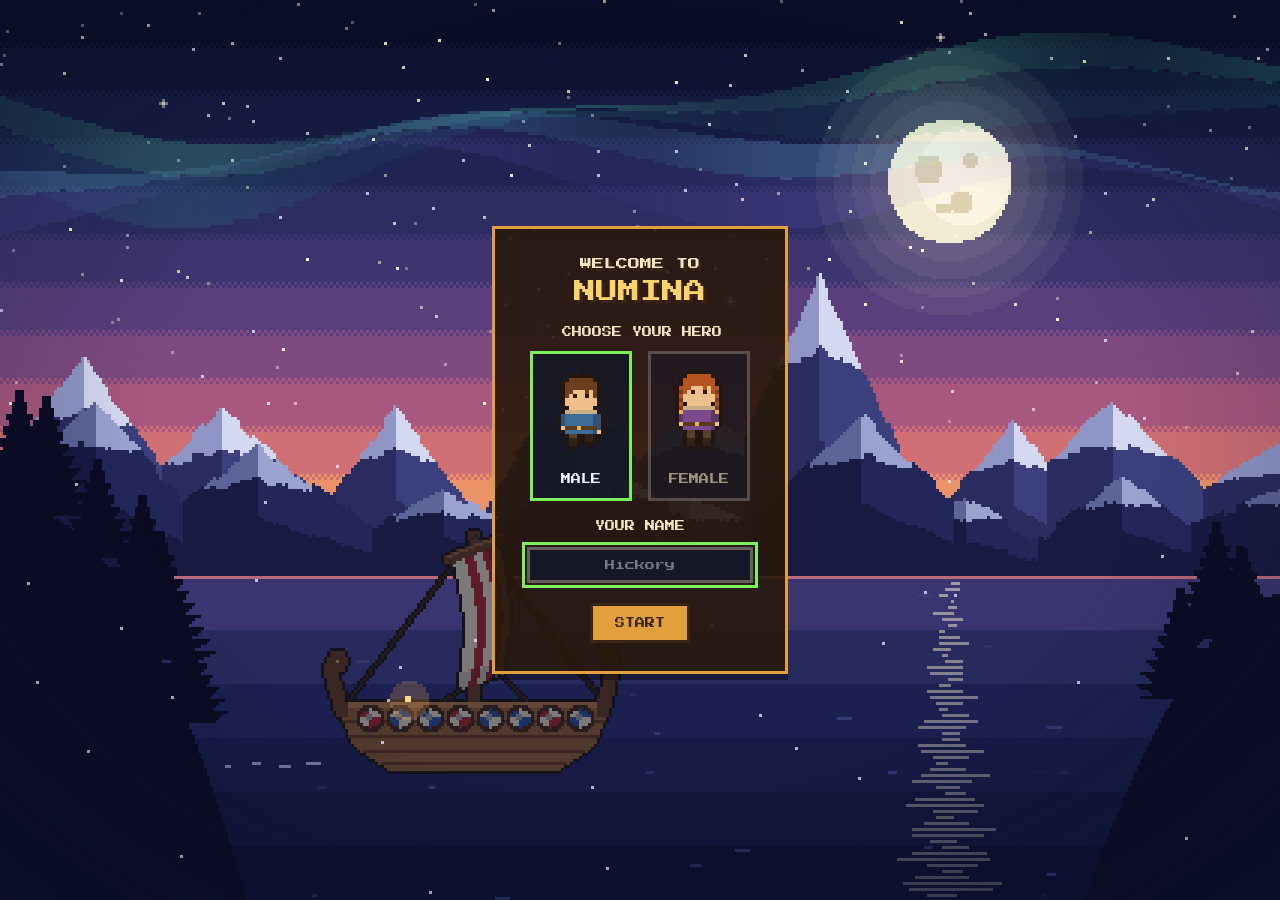
<file: index.html>
<!DOCTYPE html>
<html lang="en">
<head>
  <meta charset="UTF-8" />
  <meta name="viewport" content="width=device-width, initial-scale=1, minimum-scale=1, maximum-scale=1, user-scalable=no, viewport-fit=cover" />
  <title>Numina</title>
  <meta name="theme-color" content="#1d3263" />
  <meta name="mobile-web-app-capable" content="yes" />
  <meta name="apple-mobile-web-app-capable" content="yes" />
  <meta name="apple-mobile-web-app-status-bar-style" content="black-translucent" />
  <meta name="apple-mobile-web-app-title" content="Numina" />
  <link rel="manifest" href="manifest.webmanifest" />
  <link rel="icon" type="image/png" sizes="192x192" href="icons/icon-192.png" />
  <link rel="apple-touch-icon" href="icons/apple-touch-icon.png" />
  <link rel="preconnect" href="https://fonts.googleapis.com" />
  <link href="https://fonts.googleapis.com/css2?family=Press+Start+2P&display=swap" rel="stylesheet" />
  <link rel="stylesheet" href="style.css" />
  <style>
    /* Apply the zoom lock to HUD descendants as well as the canvas. */
    body * {
      touch-action: none;
    }
    /* Dialogs still need native scrolling when their contents exceed the screen. */
    .overlay,
    .overlay * {
      touch-action: pan-y;
    }
    #worldmap-canvas {
      touch-action: none;
    }
  </style>
</head>
<body class="title">
  <canvas id="game"></canvas>
  <div class="vignette"></div>
  <div id="bubbles"></div>
  <div id="prompt"></div>
  <div id="hotbar" hidden>
    <ul id="hotbar-slots" aria-label="Tools. Click one to take it in hand and fold the rest away, then click it, or press F, to use it; number keys pick one, Tab steps forward and Shift+Tab back"></ul>
    <button id="hotbar-fold" class="fold" type="button" aria-expanded="true" aria-controls="hotbar-slots" aria-label="Show every tool" title="Show or hide your tools (Q)" data-key="Q"><img alt="" /></button>
  </div>
  <div id="pack" hidden>
    <button id="bag-btn" class="toggle" type="button" aria-expanded="false" aria-controls="pack-tray" title="Backpack (B)" data-key="B"><img alt="" /><span></span></button>
    <section id="pack-tray" aria-labelledby="pack-title" hidden>
      <div class="pack-head">
        <h3 id="pack-title">BACKPACK <span id="pack-room"></span></h3>
      </div>
      <ul id="pack-slots"></ul>
    </section>
  </div>
  <div id="pile" role="dialog" aria-labelledby="pile-title" hidden>
    <h3 id="pile-title">PICK UP</h3>
    <ul id="pile-list"></ul>
    <p class="pile-help">1-9 or click to pick up   ·   Esc to leave it</p>
  </div>
  <div id="daybar">
    <div id="clock" role="img"><img alt="" /><div aria-hidden="true"><span></span><small></small></div><svg aria-hidden="true"><rect id="stamina-line" width="100%" height="100%" pathLength="100" stroke-dasharray="100 100" /></svg><svg class="extra" aria-hidden="true"><rect id="stamina-extra" width="100%" height="100%" pathLength="100" stroke-dasharray="0 100" /></svg></div>
    <div id="stamina" role="meter" aria-label="Stamina" aria-valuemin="0" aria-valuemax="100" aria-valuenow="100"></div>
  </div>
  <div id="purse" role="status" hidden></div>
  <div id="toggles">
    <button id="menu-btn" class="toggle" type="button" aria-expanded="true" aria-controls="menu-items" aria-label="Menu" title="Menu (O)" data-key="O"><img alt="" /></button>
    <div id="menu-items">
      <button id="hints" class="toggle" type="button" aria-pressed="false" aria-label="Hints" title="Hints (H)" data-key="H"><img alt="" /></button>
      <button id="sound" class="toggle" type="button" aria-pressed="true" aria-label="Sound" title="Sound (P)" data-key="P"><img alt="" /></button>
      <button id="autopick" class="toggle" type="button" aria-pressed="false" aria-label="Auto pick up" title="Auto pick up (/)" data-key="/"><img alt="" /></button>
      <button id="stick-btn" class="toggle" type="button" aria-pressed="false" aria-label="Joystick" title="Joystick" hidden><img alt="" /></button>
      <button id="equip-btn" class="toggle" type="button" aria-haspopup="dialog" aria-expanded="false" aria-label="Equipments" title="Equipments (E)" data-key="E" hidden><img alt="" /></button>
      <button id="journal-btn" class="toggle" type="button" aria-haspopup="dialog" aria-expanded="false" aria-label="Quest journal" title="Quest journal (J)" data-key="J" hidden><img alt="" /></button>
      <button id="map" class="toggle" type="button" aria-haspopup="dialog" aria-expanded="false" aria-label="World map" title="World map (M)" data-key="M" hidden><img alt="" /></button>
      <button id="dragonlog-btn" class="toggle" type="button" aria-haspopup="dialog" aria-expanded="false" aria-label="Dragon log" title="Dragon log (K)" data-key="K" hidden><img alt="" /></button>
      <button id="fishlog-btn" class="toggle" type="button" aria-haspopup="dialog" aria-expanded="false" aria-label="Fish log" title="Fish log (L)" data-key="L" hidden><img alt="" /></button>
      <button id="tinker-btn" class="toggle" type="button" aria-haspopup="dialog" aria-expanded="false" aria-label="Craft" title="Craft (C)" data-key="C" hidden><img alt="" /></button>
    </div>
  </div>
  <div id="toast" role="status" aria-live="polite"></div>
  <div id="exposure" role="meter" aria-label="Freezing" aria-valuemin="0" aria-valuemax="100" aria-valuenow="0" hidden><span aria-hidden="true">FREEZING</span><i></i></div>
  <div id="actions">
    <button id="act-run" class="act" type="button">RUN</button>
  </div>
  <button id="chat-btn" class="toggle" type="button" aria-controls="chat" aria-expanded="false" aria-label="Chat"><img alt="" /></button>
  <div id="stick" aria-hidden="true" hidden><i></i></div>
  <form id="chat" autocomplete="off">
    <label for="chat-input">SAY</label>
    <input id="chat-input" maxlength="80" placeholder="Press Enter to chat" enterkeyhint="send" />
  </form>
  <div id="naming" class="overlay" role="dialog" aria-modal="true" aria-labelledby="naming-title" hidden>
    <form id="naming-form" class="panel" autocomplete="off">
      <h2 id="naming-title">YOUR DRAGON HATCHED!</h2>
      <canvas class="dragon-preview" aria-hidden="true"></canvas>
      <label class="name-label" for="dragon-name">NAME YOUR DRAGON</label>
      <input id="dragon-name" class="name-input" maxlength="12" spellcheck="false" />
      <button type="submit">OK</button>
    </form>
  </div>
  <div id="worldmap" class="overlay" role="dialog" aria-modal="true" aria-labelledby="worldmap-title" hidden>
    <div class="panel map-panel">
      <h2 id="worldmap-title">MAP OF NUMINA</h2>
      <canvas id="worldmap-canvas" role="img" aria-label="World map"></canvas>
      <button id="worldmap-close" type="button">CLOSE</button>
      <p id="worldmap-tip" aria-live="polite"></p>
    </div>
  </div>
  <div id="journal" class="overlay" role="dialog" aria-modal="true" aria-labelledby="journal-title" hidden>
    <div class="panel journal-panel">
      <h2 id="journal-title">QUEST JOURNAL</h2>
      <p id="journal-when"></p>
      <ul id="journal-list"></ul>
      <button id="journal-close" type="button">CLOSE</button>
    </div>
  </div>
  <div id="lurepick" class="overlay" role="dialog" aria-modal="true" aria-labelledby="lurepick-title" hidden>
    <div class="panel lure-panel">
      <h2 id="lurepick-title">WHICH LURE?</h2>
      <ul id="lurepick-list"></ul>
      <p class="lure-help">1-9 or click to pick   ·   Esc to put the rod down</p>
    </div>
  </div>
  <div id="dragonlog" class="overlay" role="dialog" aria-modal="true" aria-labelledby="dragonlog-title" hidden>
    <div class="panel log-panel">
      <h2 id="dragonlog-title">DRAGON LOG</h2>
      <p id="dragonlog-sum"></p>
      <div id="dragonlog-body">
        <section aria-labelledby="dragonlog-kinds-title">
          <h3 id="dragonlog-kinds-title" class="log-head">KINDS OF DRAGON</h3>
          <ul id="dragonlog-kinds" class="log-grid"></ul>
        </section>
        <section aria-labelledby="dragonlog-mine-title">
          <h3 id="dragonlog-mine-title" class="log-head">YOUR DRAGONS</h3>
          <ul id="dragonlog-mine" class="log-grid"></ul>
        </section>
      </div>
      <button id="dragonlog-close" type="button">CLOSE</button>
    </div>
  </div>
  <div id="fishlog" class="overlay" role="dialog" aria-modal="true" aria-labelledby="fishlog-title" hidden>
    <div class="panel log-panel">
      <h2 id="fishlog-title">FISH LOG</h2>
      <p id="fishlog-sum"></p>
      <ul id="fishlog-list"></ul>
      <button id="fishlog-close" type="button">CLOSE</button>
    </div>
  </div>
  <div id="trade" class="overlay" role="dialog" aria-modal="true" aria-labelledby="trade-title" hidden>
    <div class="panel trade-panel">
      <h2 id="trade-title">OTTAR'S SHIP</h2>
      <p id="trade-purse"></p>
      <div class="trade-cols">
        <section aria-labelledby="trade-sell-title">
          <h3 id="trade-sell-title">SELL</h3>
          <ul id="trade-sell"></ul>
        </section>
        <section aria-labelledby="trade-buy-title">
          <h3 id="trade-buy-title">BUY</h3>
          <ul id="trade-buy"></ul>
        </section>
      </div>
      <p id="trade-hint" hidden></p>
      <button id="trade-close" type="button">CLOSE</button>
    </div>
  </div>
  <div id="chest" class="overlay" role="dialog" aria-modal="true" aria-labelledby="chest-title" hidden>
    <div class="panel trade-panel">
      <h2 id="chest-title">STORAGE CHEST</h2>
      <p id="chest-sum"></p>
      <div class="trade-cols">
        <section aria-labelledby="chest-bag-title">
          <h3 id="chest-bag-title">BACKPACK</h3>
          <ul id="chest-bag"></ul>
        </section>
        <section aria-labelledby="chest-store-title">
          <h3 id="chest-store-title">CHEST</h3>
          <ul id="chest-store"></ul>
        </section>
      </div>
      <button id="chest-close" type="button">CLOSE</button>
    </div>
  </div>
  <div id="tinker" class="overlay" role="dialog" aria-modal="true" aria-labelledby="tinker-title" hidden>
    <div class="panel trade-panel">
      <h2 id="tinker-title">CRAFT</h2>
      <p id="tinker-help">Put up to four things together and see what comes of it.</p>
      <ul id="tinker-slots" aria-label="Things to put together"></ul>
      <div class="tinker-actions">
        <button id="tinker-try" type="button">TRY IT</button>
        <button id="tinker-clear" type="button">CLEAR</button>
      </div>
      <p id="tinker-say" role="status" aria-live="polite"></p>
      <div class="trade-cols">
        <section aria-labelledby="tinker-bag-title">
          <h3 id="tinker-bag-title">YOUR THINGS</h3>
          <ul id="tinker-bag"></ul>
        </section>
        <section aria-labelledby="tinker-known-title">
          <h3 id="tinker-known-title">DISCOVERIES</h3>
          <ul id="tinker-known"></ul>
        </section>
      </div>
      <button id="tinker-close" type="button">CLOSE</button>
    </div>
  </div>
  <div id="note" class="overlay" role="dialog" aria-modal="true" aria-labelledby="note-title" hidden>
    <div class="panel note-panel">
      <h2 id="note-title">A SAILOR'S NOTE</h2>
      <p>Nine stones ring the egg on the old ruin isle. Touch every one by night, in this order, and it rises:</p>
      <canvas id="note-runes" role="img"></canvas>
      <p class="note-sign">Any wrong stone and they all go dark. Start again from the first.</p>
      <button id="note-close" type="button">CLOSE</button>
    </div>
  </div>
  <div id="bag" class="overlay" role="dialog" aria-modal="true" aria-labelledby="bag-title" hidden>
    <div class="panel bag-panel">
      <h2 id="bag-title">EQUIPMENTS</h2>
      <p id="bag-purse"></p>
      <div class="bag-cols">
        <section aria-labelledby="bag-wear-title">
          <h3 id="bag-wear-title">WEARING</h3>
          <canvas id="bag-hero" width="16" height="24" aria-hidden="true"></canvas>
          <h4 id="bag-outfits-title">OUTFIT</h4>
          <ul id="bag-outfits" class="bag-grid" aria-labelledby="bag-outfits-title"></ul>
          <h4 id="bag-gear-title">GEAR</h4>
          <ul id="bag-gear" class="bag-grid" aria-labelledby="bag-gear-title"></ul>
        </section>
        <section aria-labelledby="bag-tools-title">
          <h3 id="bag-tools-title">TOOLS</h3>
          <ul id="bag-tools" class="bag-grid"></ul>
        </section>
        <section aria-labelledby="bag-items-title">
          <h3 id="bag-items-title">BACKPACK <span id="bag-room"></span></h3>
          <ul id="bag-items" class="bag-grid" aria-labelledby="bag-items-title"></ul>
        </section>
      </div>
      <div class="bag-detail">
        <p id="bag-what" role="status" aria-live="polite"></p>
        <div id="bag-actions"></div>
      </div>
      <p id="bag-keys">ARROWS or TAB  choose   ·   ENTER  use   ·   X  drop   ·   SHIFT+X  drop all   ·   E or ESC  close</p>
      <button id="bag-close" type="button">CLOSE</button>
    </div>
  </div>
  <div id="start" class="overlay" role="dialog" aria-modal="true" aria-labelledby="start-title">
    <form id="start-form" class="panel" autocomplete="off">
      <h1 id="start-title"><small>WELCOME TO</small> NUMINA</h1>
      <fieldset class="heroes">
        <legend>CHOOSE YOUR HERO</legend>
        <label class="hero">
          <input type="radio" name="hero" value="male" checked />
          <canvas width="16" height="24" aria-hidden="true"></canvas>
          <span>MALE</span>
        </label>
        <label class="hero">
          <input type="radio" name="hero" value="female" />
          <canvas width="16" height="24" aria-hidden="true"></canvas>
          <span>FEMALE</span>
        </label>
      </fieldset>
      <label class="name-label" for="hero-name">YOUR NAME</label>
      <input id="hero-name" class="name-input" maxlength="12" placeholder="Hickory" spellcheck="false" />
      <button type="submit">START</button>
      <button id="continue" class="continue" type="button" hidden>CONTINUE</button>
    </form>
  </div>

  <script src="js/pixel.js"></script>
  <script src="js/sprites.js"></script>
  <script src="js/world.js"></script>
  <script src="js/mountain.js"></script>
  <script src="js/craft.js"></script>
  <script src="js/bag.js"></script>
  <script src="js/chat.js"></script>
  <script src="js/audio.js"></script>
  <script src="js/orca.js"></script>
  <script src="js/sea.js"></script>
  <script src="js/map.js"></script>
  <script src="js/sky.js"></script>
  <script src="js/fishing.js"></script>
  <script src="js/trade.js"></script>
  <script src="js/chest.js"></script>
  <script src="js/archery.js"></script>
  <script src="js/cave.js"></script>
  <script src="js/ruin.js"></script>
  <script src="js/tor.js"></script>
  <script src="js/whirlpool.js"></script>
  <script src="js/skyisle.js"></script>
  <script src="js/underwater.js"></script>
  <script src="js/dunes.js"></script>
  <script src="js/tinker.js"></script>
  <script src="js/build.js"></script>
  <script src="js/ice.js"></script>
  <script src="js/peak.js"></script>
  <script src="js/genes.js"></script>
  <script src="js/dragonfood.js"></script>
  <script src="js/roost.js"></script>
  <script src="js/nursery.js"></script>
  <script src="js/wear.js"></script>
  <script src="js/wildlife.js"></script>
  <script src="js/birds.js"></script>
  <script src="js/breath.js"></script>
  <script src="js/season.js"></script>
  <script src="js/farm.js"></script>
  <script src="js/journal.js"></script>
  <script src="js/dragonlog.js"></script>
  <script src="js/title.js"></script>
  <script src="js/main.js"></script>
  <script src="js/save.js"></script>
  <script>
    // index.html?editor opens the level editor over the game, sharing all of its code.
    if (new URLSearchParams(location.search).has('editor')) {
      document.documentElement.classList.add('editor');
      document.head.append(Object.assign(document.createElement('link'), { rel: 'stylesheet', href: 'editor.css' }));
      for (const src of ['js/level.js', 'js/editor.js']) document.body.append(Object.assign(document.createElement('script'), { src, async: false }));
    }
  </script>
  <script>
    // Prevent mobile browsers from interpreting game touches as page zoom gestures.
    let menuTap = null;
    const moved = (touch) => Math.hypot(touch.clientX - menuTap.x, touch.clientY - menuTap.y) > 10;

    document.addEventListener('touchstart', (event) => {
      menuTap = null;
      if (event.touches.length > 1) {
        event.preventDefault();
        return;
      }
      const target = event.target;
      if (target.closest?.('.overlay, #pile, #pack-tray') && !target.closest('input:not([type="radio"]), textarea')) {
        const touch = event.changedTouches[0];
        menuTap = { id: touch.identifier, x: touch.clientX, y: touch.clientY, start: event.timeStamp };
      }
    }, { passive: false });
    document.addEventListener('touchmove', (event) => {
      if (event.touches.length > 1) event.preventDefault();
      if (menuTap && moved(event.touches[0])) menuTap = null;
    }, { passive: false });
    document.addEventListener('touchcancel', () => { menuTap = null; });
    // Safari can still recognize double taps on positioned elements. The canvas and
    // these controls already handle pointer events, so they don't need a native tap.
    document.addEventListener('touchend', (event) => {
      const pointerControl = event.target.closest?.('#game, #act-run, #actions [data-act]:not([data-act="Enterfalse"])');
      const touch = event.changedTouches[0];
      const isMenuTap = menuTap && touch.identifier === menuTap.id
        && !moved(touch) && event.timeStamp - menuTap.start < 500;
      menuTap = null;
      if (!event.cancelable) return;
      if (pointerControl || isMenuTap) event.preventDefault();

      // A canceled tap cannot produce a native click. Forward deliberate menu taps
      // to their original controls, including buttons rendered after the menu opens.
      if (isMenuTap) {
        const target = event.target;
        const control = target.closest('button, label, a[href], input[type="radio"]');
        if (control) control.click();
        else if (target.id === 'bag') target.click(); // The equipment backdrop closes on click.
      }
    }, { passive: false });
    document.addEventListener('gesturestart', (event) => event.preventDefault(), { passive: false });
    document.addEventListener('gesturechange', (event) => event.preventDefault(), { passive: false });
    document.addEventListener('gestureend', (event) => event.preventDefault(), { passive: false });
  </script>
</body>
</html>
</file>
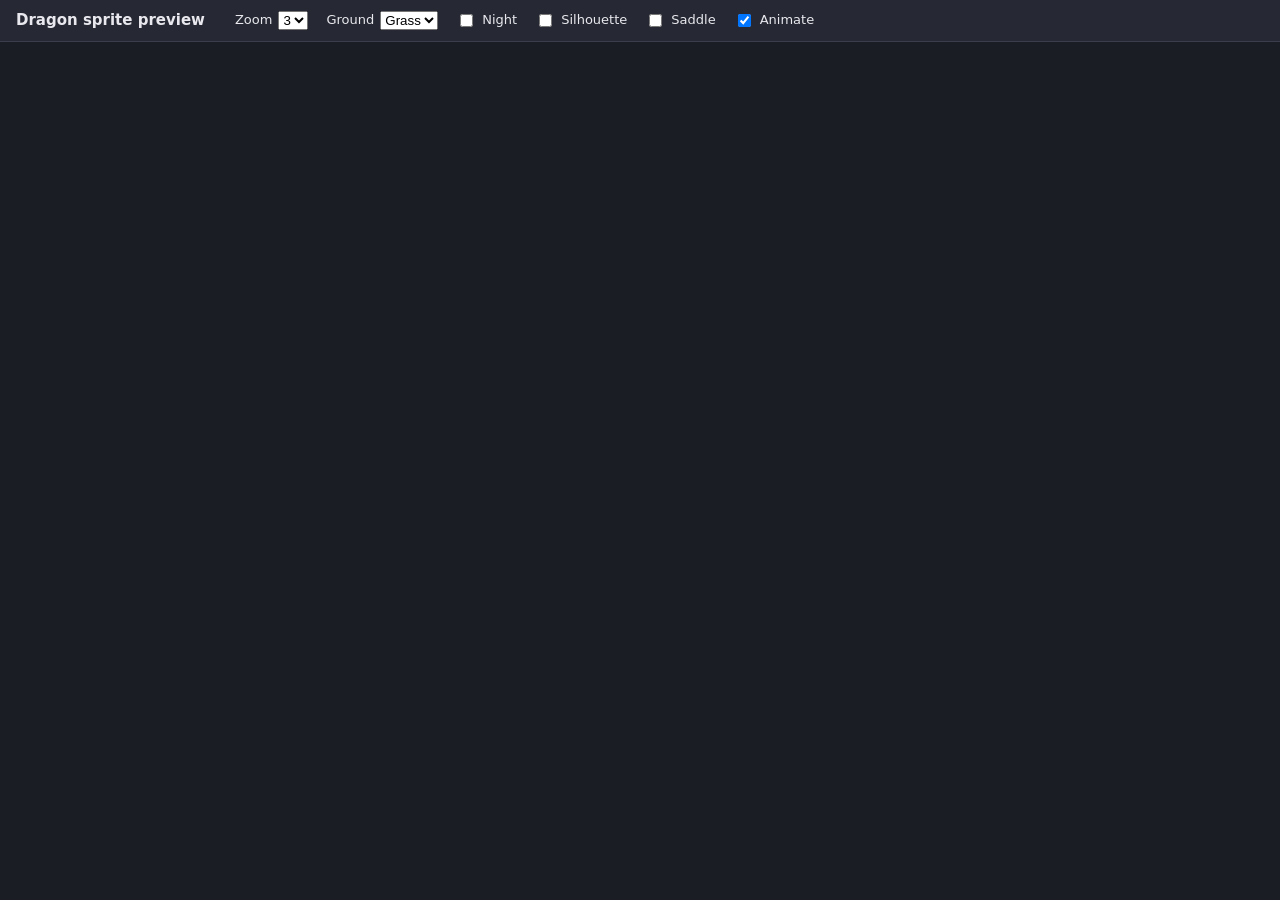
<file: tools/dragon-preview.html>
<!DOCTYPE html>
<html lang="en">
<head>
  <meta charset="UTF-8" />
  <title>Dragon sprite preview</title>
  <style>
    body { margin: 0; background: #1b1d24; color: #e8e8ee; font: 13px/1.4 system-ui, sans-serif; }
    header { position: sticky; top: 0; z-index: 1; display: flex; flex-wrap: wrap; gap: 6px 18px; align-items: center; padding: 10px 16px; background: #262933; border-bottom: 1px solid #3a3e4c; }
    header h1 { margin: 0 12px 0 0; font-size: 15px; }
    label { display: inline-flex; gap: 6px; align-items: center; }
    section { padding: 4px 16px 16px; background-color: var(--ground); border-bottom: 2px solid #1b1d24; }
    .night section { background-image: linear-gradient(var(--wash), var(--wash)); }
    h2 { display: inline-block; margin: 12px 0 6px; padding: 2px 8px; border-radius: 4px; background: #1b1d24cc; font-size: 14px; }
    h2 small { margin-left: 8px; color: #9a9db0; font-weight: normal; }
    .row { display: grid; grid-template-columns: 150px 1fr; gap: 8px; align-items: center; margin-bottom: 6px; }
    .row > span { padding: 2px 6px; border-radius: 4px; background: #1b1d24cc; }
    .row > div { display: flex; flex-wrap: wrap; gap: 4px; align-items: flex-end; }
    canvas { image-rendering: pixelated; }
  </style>
</head>
<body>
  <header>
    <h1>Dragon sprite preview</h1>
    <label>Zoom <select id="zoom"><option>2</option><option selected>3</option><option>4</option><option>6</option><option>8</option></select></label>
    <label>Ground <select id="ground"></select></label>
    <label><input id="night" type="checkbox" /> Night</label>
    <label><input id="silhouette" type="checkbox" /> Silhouette</label>
    <label><input id="saddle" type="checkbox" /> Saddle</label>
    <label><input id="animate" type="checkbox" checked /> Animate</label>
  </header>
  <main id="sheet"></main>

  <script src="../js/pixel.js"></script>
  <script src="../js/sprites.js"></script>
  <script>
    // A dev tool, not part of the game: every kind of dragon at every age and in every view, drawn by the game's
    // own sprite code. Open this file in a browser and reload it after changing sprites.js.

    // Views are shown in this order along each row.
    const VIEWS = ['down', 'sw', 'left', 'nw', 'up', 'ne', 'right', 'se'];
    const AGES = ['Hatchling', 'Youngling', 'Juvenile'];
    const GROUNDS = { Grass: PAL.grass, Snow: PAL.snow, Sand: PAL.sand, Sea: PAL.water, Rock: PAL.rock };
    // The wash sky.js lays over everything once it's fully dark.
    const NIGHT_WASH = 'rgba(6,10,36,0.7)';
    const FRAME_MS = 160;

    const ui = Object.fromEntries(['zoom', 'ground', 'night', 'silhouette', 'saddle', 'animate'].map((id) => [id, document.getElementById(id)]));
    const sheet = document.getElementById('sheet');
    ui.ground.append(...Object.keys(GROUNDS).map((name) => new Option(name)));
    document.body.style.setProperty('--wash', NIGHT_WASH);

    // buildSprites would make these along with every other sprite in the game; only the dragons are wanted here.
    Object.assign(SPR, { flyDragon: {}, flyDragonSaddled: {}, heldEgg: {}, babyDragon: {} });
    for (const [id, pal] of Object.entries(DRAGON_SPECIES)) buildSpecies(id, pal);

    // Canvases that cycle through more than one frame: { c, frames }.
    let moving = [];
    let tick = 0;

    // A frame is a list of layers drawn one over the other.
    function paint(c, layers) {
      const g = c.getContext('2d');
      g.globalCompositeOperation = 'source-over';
      g.clearRect(0, 0, c.width, c.height);
      for (const layer of layers) g.drawImage(layer, 0, 0);
      if (!ui.silhouette.checked && !ui.night.checked) return;
      g.globalCompositeOperation = 'source-atop';
      g.fillStyle = ui.silhouette.checked ? '#000000' : NIGHT_WASH;
      g.fillRect(0, 0, c.width, c.height);
    }

    // One canvas cycling through `frames` when animating, or else one canvas for each of them.
    function cell(frames, title) {
      const { width, height } = frames[0][0];
      const sets = ui.animate.checked ? [frames] : frames.map((f) => [f]);
      return sets.map((set) => {
        const c = makeCanvas(width, height);
        c.style.width = `${width * ui.zoom.value}px`;
        c.title = title;
        paint(c, set[0]);
        if (set.length > 1) moving.push({ c, frames: set });
        return c;
      });
    }

    function row(label, cells) {
      const div = document.createElement('div');
      div.className = 'row';
      const strip = document.createElement('div');
      strip.append(...cells.flat());
      div.append(Object.assign(document.createElement('span'), { textContent: label }), strip);
      return div;
    }

    const groundFrames = {};
    function kindSection(id) {
      const pal = DRAGON_SPECIES[id];
      const saddled = ui.saddle.checked;
      const section = document.createElement('section');
      const h2 = Object.assign(document.createElement('h2'), { textContent: pal.name });
      h2.append(Object.assign(document.createElement('small'), { textContent: id }));
      section.append(h2);

      const egg = SPR[`egg_${id}`];
      section.append(row('Egg, cracking, held', [
        ...[0, 1, 2, 3].map((crack) => cell([[egg.pick(0, { crack })]], crack ? `${crack} cracks` : 'whole')),
        cell([[SPR.heldEgg[id]]], 'held'),
      ]));

      // a young dragon's frames in each view: standing, hopping, then two wing beats
      SPR.babyDragon[id].forEach((set, stage) => {
        section.append(row(`${AGES[stage]}, standing`, VIEWS.map((v) => cell([[set[v][0]]], v))));
        section.append(row(`${AGES[stage]}, flying`, VIEWS.map((v) => cell([[set[v][2]], [set[v][3]]], v))));
      });

      // the grown dragon on the ground only faces left or right: breathing, blinking and walking
      const ground = (groundFrames[`${id}:${saddled}`] ||= buildDragonFrames(pal, saddled));
      section.append(row('Grown, on the ground', [
        cell([[ground[0]], [ground[1]]], 'breathing'),
        cell([[ground[2]], [ground[3]]], 'blinking'),
        cell([[ground[4]], [ground[5]]], 'walking'),
      ]));

      const fly = (saddled ? SPR.flyDragonSaddled : SPR.flyDragon)[id];
      section.append(row('Grown, flying', VIEWS.map((v) => cell(fly[v].map((fr) => (fr.over ? [fr.under, fr.over] : [fr.under])), v))));
      return section;
    }

    function render() {
      moving = [];
      document.body.classList.toggle('night', ui.night.checked);
      document.body.style.setProperty('--ground', GROUNDS[ui.ground.value]);
      sheet.replaceChildren(...Object.keys(DRAGON_SPECIES).map(kindSection));
    }

    for (const el of Object.values(ui)) el.addEventListener('change', render);
    setInterval(() => {
      tick++;
      for (const m of moving) paint(m.c, m.frames[tick % m.frames.length]);
    }, FRAME_MS);
    render();
  </script>
</body>
</html>
</file>
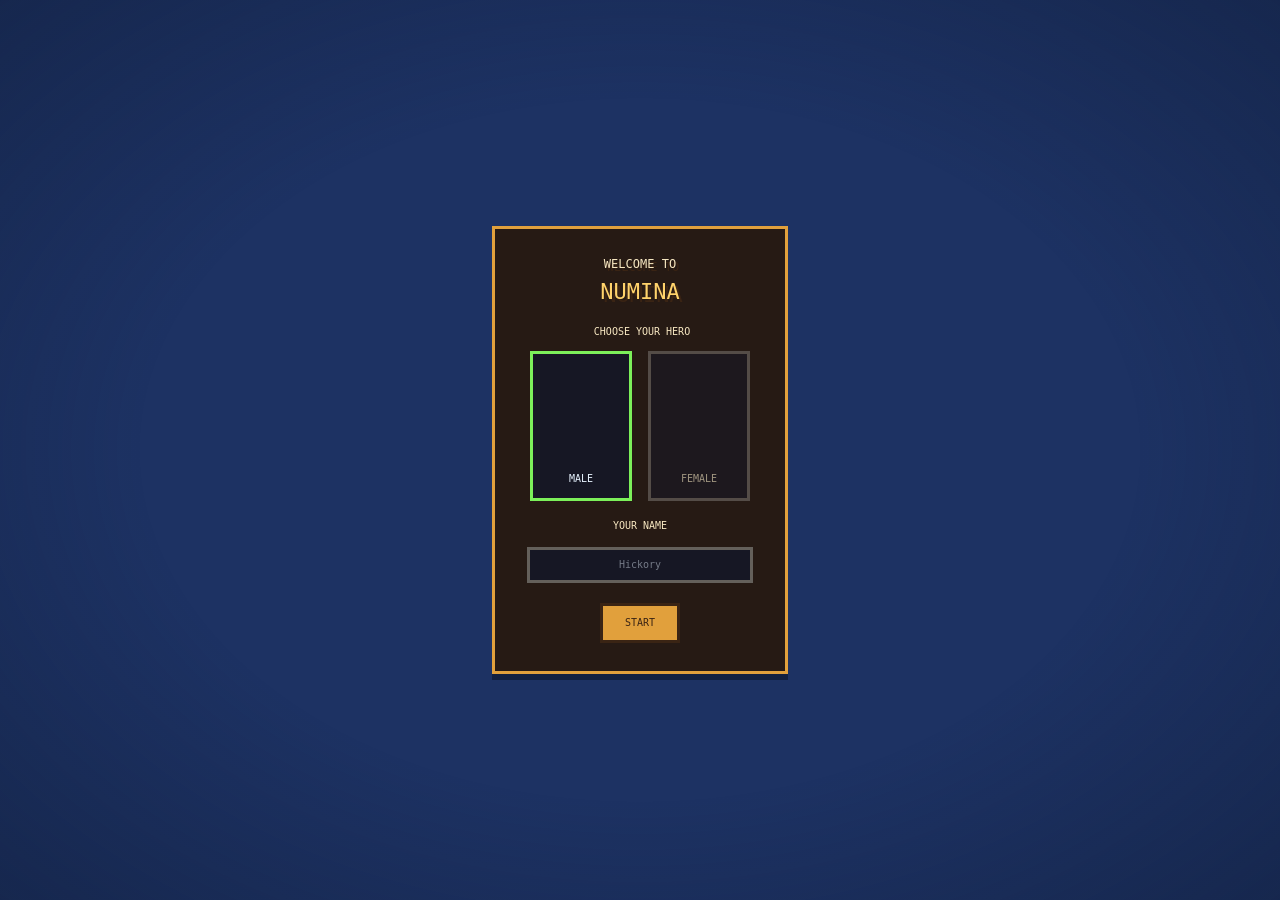
<file: tools/level-editor.html>
<!DOCTYPE html>
<html lang="en">
<head>
  <meta charset="UTF-8" />
  <title>Numina: level editor</title>
  <meta http-equiv="refresh" content="0; url=../index.html?editor" />
</head>
<body>
  <p>The level editor runs inside the game: <a href="../index.html?editor">open it here</a>.</p>
</body>
</html>
</file>
<file: style.css>
/* Every button round the edge of the screen is one size, kept clear of notches, rounded corners and the home bar. */
:root {
  --hud: 48px;
  /* About how big the pixel art on those buttons is drawn, blown up a whole number of times. */
  --hud-art: 36;
  --top: calc(14px + env(safe-area-inset-top));
  --right: calc(14px + env(safe-area-inset-right));
  --bottom: calc(16px + env(safe-area-inset-bottom));
  --left: calc(14px + env(safe-area-inset-left));
}

html,
body {
  margin: 0;
  height: 100%;
  overflow: hidden;
  background: #1d3263;
  touch-action: none;
  user-select: none;
  -webkit-user-select: none;
  -webkit-touch-callout: none;
  -webkit-tap-highlight-color: transparent;
}

#game {
  display: block;
  image-rendering: crisp-edges;
  image-rendering: pixelated;
}

.vignette {
  position: fixed;
  inset: 0;
  pointer-events: none;
  background: radial-gradient(ellipse at center, transparent 55%, rgba(10, 20, 40, 0.35));
}

#bubbles {
  position: fixed;
  inset: 0;
  pointer-events: none;
}

/* Set above the speaker's head, lifted by --lift, with the tail pointing down at it across the gap. */
.bubble {
  --ink: #3a2414;
  --paper: rgba(255, 248, 231, 0.8);
  --tail: 10px;
  --lift: 4px;
  position: absolute;
  transform: translate(-50%, calc(-100% - var(--lift)));
  padding: 8px 10px;
  background: var(--paper);
  color: var(--ink);
  border: 3px solid var(--ink);
  font: 11px/1.6 'Press Start 2P', monospace;
  width: max-content;
  max-width: 260px;
  text-align: center;
  overflow-wrap: anywhere;
  box-shadow: 0 3px 0 rgba(0, 0, 0, 0.25);
  opacity: 0;
  transition: opacity 0.2s;
}

.bubble.show {
  opacity: 1;
}

/* The tail hangs from the bottom border: its two slanted sides outlined, and filled with the see-through paper,
   so nothing dark sits behind the fill. */
.bubble::before,
.bubble::after {
  content: '';
  position: absolute;
  top: calc(100% + 3px);
  left: 50%;
  width: 20px;
  height: var(--tail);
  transform: translateX(-50%);
}

.bubble::before {
  background: var(--ink);
  clip-path: polygon(evenodd, 0 0, 100% 0, 50% 100%, 0 0, 4px 0, calc(100% - 4px) 0, 50% calc(100% - 4px), 4px 0);
}

.bubble::after {
  background: var(--paper);
  clip-path: polygon(4px 0, calc(100% - 4px) 0, 50% calc(100% - 4px));
}

#prompt {
  position: fixed;
  left: 50%;
  bottom: calc(var(--bottom) + 60px);
  transform: translateX(-50%);
  padding: 10px 14px;
  background: rgba(20, 24, 40, 0.85);
  color: #e8f4ff;
  border: 3px solid #7cf05a;
  font: 10px/1.4 'Press Start 2P', monospace;
  white-space: pre;
  pointer-events: none;
  opacity: 0;
  transition: opacity 0.25s;
}

#prompt.show {
  opacity: 1;
}

/* Top middle: the clock, its border showing how much sprint the player has left. */
#daybar {
  position: fixed;
  top: var(--top);
  left: 50%;
  transform: translateX(-50%);
  display: flex;
  flex-direction: column;
  align-items: center;
  gap: 5px;
  pointer-events: none;
}

body.title #daybar {
  display: none;
}

/* Read out as a meter; what's seen is the clock's border. */
#stamina {
  position: absolute;
  width: 1px;
  height: 1px;
  overflow: hidden;
  clip-path: inset(50%);
}

/* Top right: the menu button, and under it the rest of the menu unless it's folded away. */
#toggles,
#menu-items {
  display: flex;
  flex-direction: column;
  gap: 8px;
}

#toggles {
  position: fixed;
  top: var(--top);
  right: var(--right);
}

body.title #toggles {
  display: none;
}

.toggle[hidden],
#menu-items[hidden] {
  display: none;
}

#map.bump,
#journal-btn.bump,
#menu-btn.bump {
  animation: bump 0.35s ease-out 2;
}

/* Top right, level with the menu button and just left of the column (a button and a gap). */
#purse {
  position: fixed;
  top: var(--top);
  right: calc(var(--right) + var(--hud) + 8px);
  box-sizing: border-box;
  height: var(--hud);
  display: flex;
  align-items: center;
  gap: 8px;
  padding: 6px 10px 6px 8px;
  background: rgba(40, 24, 12, 0.8);
  border: 3px solid #8f9098;
  font: 14px/1 'Press Start 2P', monospace;
  color: #e8eaf0;
  pointer-events: none;
}

#purse[hidden] {
  display: none;
}

.coins {
  display: inline-flex;
  align-items: center;
  gap: 5px;
  vertical-align: middle;
}

.coins b {
  font-weight: normal;
  margin-right: 8px;
}

.coins b:last-child {
  margin-right: 0;
}

.coins.small {
  gap: 3px;
}

.coins.small b {
  margin-right: 5px;
}

#clock {
  position: relative;
  display: flex;
  align-items: center;
  gap: 8px;
  padding: 7px 12px 7px 9px;
  background: rgba(40, 24, 12, 0.8);
  border: 3px solid rgba(138, 101, 52, 0.7);
  font: 11px/1 'Press Start 2P', monospace;
  color: #f6e7c1;
  white-space: pre;
  pointer-events: none;
}

/* The sprint left, as the border: a line from the top left corner round clockwise, drawing back as it's used, yellow
   going orange from half way down and red as it runs out. The stroke's outer half falls outside and is cut off. */
#clock svg {
  position: absolute;
  top: -3px;
  left: -3px;
  width: calc(100% + 6px);
  height: calc(100% + 6px);
  overflow: hidden;
}

#clock rect {
  fill: none;
  stroke: var(--stamina-color, #f2c230);
  stroke-width: 6px;
  shape-rendering: crispEdges;
}

/* The second bar a soak in the hot spring gives, as a second border just outside the first, in a paler, glowing yellow. */
#clock svg.extra {
  top: -6px;
  left: -6px;
  width: calc(100% + 12px);
  height: calc(100% + 12px);
  filter: drop-shadow(0 0 2px rgba(255, 236, 120, 0.95)) drop-shadow(0 0 5px rgba(255, 214, 80, 0.6));
}

#clock #stamina-extra {
  stroke: #fff27a;
}

#clock img {
  width: 22px;
  height: 22px;
  image-rendering: pixelated;
}

#clock small {
  display: block;
  margin-top: 5px;
  font-size: 7px;
  color: #e1a03c;
}

#purse img,
.coins img,
#trade img,
#fishlog img,
#dragonlog img {
  image-rendering: pixelated;
}

#dragonlog-close {
  align-self: center;
}

#dragonlog-sum {
  margin: -6px 0 0;
  font-size: 8px;
  color: #c8b48a;
  text-align: center;
}

#dragonlog-body {
  display: flex;
  flex-direction: column;
  gap: 14px;
  padding: 0 4px 0 0;
  overflow-y: auto;
}

.log-head {
  margin: 0 0 8px;
  font: 9px/1.4 'Press Start 2P', monospace;
  color: #e1a03c;
}

.log-grid {
  display: grid;
  grid-template-columns: repeat(auto-fill, minmax(180px, 1fr));
  gap: 10px;
  margin: 0;
  padding: 0;
  list-style: none;
}

.log-grid .quest.empty {
  grid-column: 1 / -1;
}

.fish.dragon-kind img,
.fish.dragon-mine img {
  height: auto !important;
  max-width: 100%;
  object-fit: contain;
  background: radial-gradient(ellipse closest-side, rgba(255, 228, 180, 0.2), transparent);
}

.log-traits {
  display: flex;
  flex-direction: column;
  gap: 3px;
  width: 100%;
  margin: 0;
  padding: 6px 0 0;
  border-top: 1px solid rgba(225, 160, 60, 0.3);
  list-style: none;
  font-size: 7px;
  line-height: 1.5;
  color: #c8b48a;
  text-align: left;
}

.log-traits b {
  font-weight: normal;
  color: #f6e7c1;
}

.log-traits .throwback b,
.log-traits .hidden b {
  color: #ff9ad0;
}

.log-traits .mutation b {
  color: #ffd36b;
}

.log-traits .fusion b {
  color: #9fd8ff;
}

.log-mood i {
  display: inline-block;
  width: 7px;
  height: 7px;
  margin-left: 3px;
  background: rgba(246, 231, 193, 0.2);
  clip-path: polygon(50% 100%, 0 45%, 0 15%, 25% 0, 50% 20%, 75% 0, 100% 15%, 100% 45%);
}

.log-mood i.on {
  background: #e8484a;
}

.panel.log-panel {
  width: min(640px, calc(100vw - 48px));
  max-height: calc(100dvh - 80px);
  align-items: stretch;
}

#fishlog-close,
#trade-close {
  align-self: center;
}

#fishlog-sum,
#trade-purse {
  margin: -6px 0 0;
  font-size: 8px;
  color: #c8b48a;
  text-align: center;
}

#fishlog-list {
  display: grid;
  grid-template-columns: repeat(auto-fill, minmax(170px, 1fr));
  gap: 10px;
  margin: 0;
  padding: 0 4px 0 0;
  list-style: none;
  overflow-y: auto;
}

.fish {
  display: flex;
  flex-direction: column;
  align-items: center;
  gap: 6px;
  padding: 10px;
  background: rgba(20, 24, 40, 0.45);
  border: 2px solid rgba(225, 160, 60, 0.3);
  text-align: center;
}

.fish.got {
  border-color: rgba(225, 160, 60, 0.75);
}

.fish img {
  height: 30px;
  object-fit: contain;
}

.fish h3 {
  margin: 0;
  font: 9px/1.4 'Press Start 2P', monospace;
  color: #ffd36b;
}

.fish p {
  margin: 0;
  font-size: 7px;
  line-height: 1.6;
  color: #c8b48a;
}

.fish p.tally {
  color: #f6e7c1;
}

.fish p.rarity {
  color: #7ac8e0;
}

.fish p.rarity.rare {
  color: #ff9ad0;
}

.fish p.rarity.legendary {
  color: #ffd36b;
}

.panel.lure-panel {
  width: min(420px, calc(100vw - 48px));
  align-items: stretch;
}

#lurepick img {
  width: 20px;
  flex: none;
  image-rendering: pixelated;
}

#lurepick-list {
  display: flex;
  flex-direction: column;
  gap: 6px;
  margin: 0;
  padding: 0;
  list-style: none;
}

.panel #lurepick-list button {
  display: flex;
  align-items: center;
  gap: 10px;
  width: 100%;
  margin: 0;
  padding: 8px 10px;
  background: rgba(20, 24, 40, 0.45);
  border: 2px solid rgba(225, 160, 60, 0.3);
  color: #f6e7c1;
  text-align: left;
  font-size: 8px;
}

.panel #lurepick-list button:hover,
.panel #lurepick-list button:focus-visible {
  border-color: #ffd36b;
  background: rgba(60, 40, 20, 0.8);
}

#lurepick-list b {
  flex: none;
  width: 14px;
  color: #ffd36b;
}

#lurepick-list .hook {
  flex: none;
  width: 20px;
  height: 28px;
  background: linear-gradient(#c9ccd4, #c9ccd4) 9px 0 / 2px 20px no-repeat,
    linear-gradient(#c9ccd4, #c9ccd4) 9px 20px / 7px 2px no-repeat;
}

#lurepick-list span {
  display: flex;
  flex-direction: column;
  gap: 4px;
  line-height: 1.4;
}

#lurepick-list small {
  font-size: 7px;
  color: #c8b48a;
}

.lure-help {
  margin: 0;
  font-size: 7px;
  color: #c8b48a;
  text-align: center;
}

.panel.trade-panel {
  width: min(760px, calc(100vw - 48px));
  max-height: calc(100dvh - 80px);
  align-items: stretch;
}

#trade-purse,
#bag-purse {
  display: flex;
  justify-content: center;
  align-items: center;
  gap: 6px;
  font-size: 10px;
  color: #e8eaf0;
}

#bag-purse {
  margin: -6px 0 0;
}

.trade-cols {
  display: grid;
  grid-template-columns: 1fr 1fr;
  gap: 16px;
  min-height: 0;
  overflow-y: auto;
}

@media (max-width: 640px) {
  .trade-cols { grid-template-columns: 1fr; }
}

.trade-cols.solo {
  grid-template-columns: 1fr;
}
.trade-cols h3 {
  margin: 0 0 8px;
  font: 10px/1.4 'Press Start 2P', monospace;
  color: #ffd36b;
}

.trade-cols ul {
  display: flex;
  flex-direction: column;
  gap: 6px;
  margin: 0;
  padding: 0;
  list-style: none;
}

.trade-cols li {
  display: flex;
  align-items: center;
  gap: 8px;
  padding: 6px 8px;
  background: rgba(20, 24, 40, 0.45);
  border: 2px solid rgba(225, 160, 60, 0.3);
  font-size: 8px;
}

.trade-cols li.none {
  color: #c8b48a;
  line-height: 1.6;
}

.trade-cols img {
  width: 30px;
  flex: none;
}

.trade-cols .what {
  display: flex;
  flex-direction: column;
  gap: 4px;
  flex: 1;
  line-height: 1.4;
}

.trade-cols .what small {
  font-size: 7px;
  color: #c8b48a;
}

.trade-cols .price {
  color: #e8eaf0;
  white-space: nowrap;
}

.trade-cols .ware-icon {
  display: flex;
  flex: none;
  justify-content: center;
  width: 54px;
}

.trade-cols .ware-icon img {
  width: auto;
}

.trade-cols li.owned {
  opacity: 0.6;
}

.trade-cols .makings {
  display: flex;
  flex-wrap: wrap;
  align-items: center;
  gap: 4px 8px;
  color: #e8d8b0;
}

.trade-cols .need {
  display: inline-flex;
  align-items: center;
  gap: 3px;
  color: #ff9a7a;
}

.trade-cols .need.got {
  color: #9be07a;
}

.trade-cols .makings em {
  font-style: normal;
  color: #ffd36b;
}

.trade-cols .what small.lock {
  color: #ff9a7a;
}

#trade-hint {
  margin: 0;
  font-size: 7px;
  line-height: 1.6;
  color: #c8b48a;
  text-align: center;
}

.panel .trade-cols button {
  margin: 0;
  padding: 6px 8px;
  font-size: 8px;
}

.panel .trade-cols button:disabled {
  background: #6a5a44;
  color: #3a2414;
  cursor: not-allowed;
}

#tinker img {
  image-rendering: pixelated;
}

#tinker-help,
#tinker-say {
  margin: -6px 0 0;
  font-size: 8px;
  line-height: 1.6;
  color: #c8b48a;
  text-align: center;
}

#tinker-say {
  min-height: 2.6em;
  margin: 0;
  color: #f6e7c1;
}

#tinker-slots {
  display: flex;
  justify-content: center;
  gap: 8px;
  margin: 0;
  padding: 0;
  list-style: none;
}

#tinker-slots li {
  display: flex;
  width: 54px;
  height: 54px;
  background: rgba(20, 24, 40, 0.45);
  border: 2px solid rgba(225, 160, 60, 0.75);
}

#tinker-slots li.empty {
  border-style: dashed;
  border-color: rgba(225, 160, 60, 0.3);
}

.panel #tinker-slots button {
  flex: 1;
  margin: 0;
  padding: 0;
  display: flex;
  align-items: center;
  justify-content: center;
  background: transparent;
}

.tinker-actions {
  display: flex;
  justify-content: center;
  gap: 10px;
}

.panel .tinker-actions button {
  margin: 0;
}

.panel .tinker-actions button:disabled {
  background: #6a5a44;
  color: #3a2414;
  cursor: not-allowed;
}

#tinker-close {
  align-self: center;
}

#tinker-bag li.in-hand {
  border-style: dashed;
}

#tinker-bag .tag {
  padding: 6px 8px;
  color: #9be07a;
  white-space: nowrap;
}

@media (prefers-reduced-motion: reduce) {
  #map.bump,
  #journal-btn.bump,
  #menu-btn.bump { animation: none; }
}

#toast {
  position: fixed;
  top: calc(var(--top) + 118px);
  left: 50%;
  transform: translate(-50%, -12px);
  padding: 10px 16px;
  background: rgba(40, 24, 12, 0.92);
  color: #f6e7c1;
  border: 3px solid #e1a03c;
  font: 11px/1.5 'Press Start 2P', monospace;
  text-align: center;
  pointer-events: none;
  opacity: 0;
  transition: opacity 0.3s, transform 0.3s;
}

#toast.show {
  opacity: 1;
  transform: translate(-50%, 0);
}

#toast small {
  display: block;
  font-size: 8px;
  color: #ffd36b;
}

body.title #toast {
  display: none;
}

.journal-panel {
  width: min(560px, calc(100vw - 48px));
  max-height: calc(100dvh - 80px);
  align-items: stretch;
}

#journal-when {
  margin: -6px 0 0;
  font-size: 8px;
  color: #c8b48a;
  text-align: center;
}

#journal-list {
  margin: 0;
  padding: 0 4px 0 0;
  list-style: none;
  overflow-y: auto;
  display: flex;
  flex-direction: column;
  gap: 12px;
}

#journal-list ul {
  margin: 8px 0 0;
  padding: 0;
  list-style: none;
  display: flex;
  flex-direction: column;
  gap: 6px;
}

.quest {
  padding: 10px 12px;
  background: rgba(20, 24, 40, 0.45);
  border: 2px solid rgba(225, 160, 60, 0.45);
}

.quest h3 {
  margin: 0;
  font: 10px/1.4 'Press Start 2P', monospace;
  color: #ffd36b;
}

.quest.empty {
  color: #c8b48a;
  font-size: 9px;
  line-height: 1.6;
}

.quest.finished h3 {
  color: #9ab08a;
}

.step {
  position: relative;
  padding-left: 18px;
  font-size: 9px;
  line-height: 1.6;
}

.step::before {
  content: '';
  position: absolute;
  left: 0;
  top: 2px;
  width: 8px;
  height: 8px;
  border: 2px solid #e1a03c;
}

.step.done {
  color: rgba(246, 231, 193, 0.55);
  text-decoration: line-through;
}

.step.done::before {
  background: #7cf05a;
  border-color: #7cf05a;
}

.sr {
  position: absolute;
  width: 1px;
  height: 1px;
  overflow: hidden;
  clip-path: inset(50%);
  white-space: nowrap;
}

.panel button.continue {
  margin-top: 0;
  background: #7cf05a;
}

.panel button.continue:hover {
  background: #b6ff98;
}

.map-panel {
  position: relative;
  padding: 18px 22px;
  background: #4a2f18;
}

#worldmap-canvas {
  display: block;
  border: 4px solid #3a2414;
  box-shadow: 0 0 0 3px #c89a3a;
  image-rendering: auto;
}

#worldmap-close:focus-visible {
  outline: 3px solid #7cf05a;
  outline-offset: 2px;
}

.toggle {
  position: relative;
  display: grid;
  place-items: center;
  box-sizing: border-box;
  width: var(--hud);
  height: var(--hud);
  padding: 0;
  background: rgba(20, 24, 40, 0.6);
  border: 3px solid rgba(232, 244, 255, 0.35);
  cursor: pointer;
}

.toggle img,
.fold img {
  image-rendering: pixelated;
}

/* The shortcut key, tagged on the top right corner of every button and tool slot. */
.toggle[data-key]::before,
.fold[data-key]::before {
  content: attr(data-key);
}

.toggle[data-key]::before,
.fold[data-key]::before,
#hotbar-slots li > b {
  position: absolute;
  top: -7px;
  right: -7px;
  z-index: 2;
  padding: 2px 3px;
  font: 6px/1 'Press Start 2P', monospace;
  color: #3a2414;
  background: #ffd36b;
  border: 2px solid #3a2414;
  pointer-events: none;
}

/* Only under a mouse: a finger leaves the last button it tapped hovered. */
@media (hover: hover) {
  .toggle:hover {
    border-color: rgba(232, 244, 255, 0.7);
  }
}

/* Turned off, a setting is struck through from corner to corner; sound's own icon shows that already. */
.toggle[aria-pressed='false']:not(#sound)::after {
  content: '';
  position: absolute;
  inset: 4px;
  background: linear-gradient(45deg, transparent calc(50% - 2.5px), rgba(20, 24, 40, 0.8) 0 calc(50% - 1.5px),
    #a8b0c0 0 calc(50% + 1.5px), rgba(20, 24, 40, 0.8) 0 calc(50% + 2.5px), transparent 0);
  pointer-events: none;
}

.toggle[aria-pressed='false'] img {
  opacity: 0.45;
}

.toggle:focus-visible {
  outline: 3px solid #7cf05a;
  outline-offset: 2px;
}

.bubble.player {
  --ink: #1d3263;
  --paper: rgba(232, 244, 255, 0.8);
}

/* Centred along the bottom. */
#chat {
  position: fixed;
  left: 50%;
  bottom: var(--bottom);
  transform: translateX(-50%);
  display: flex;
  align-items: center;
  gap: 10px;
  margin: 0;
  padding: 8px 12px;
  background: rgba(20, 24, 40, 0.55);
  border: 3px solid rgba(232, 244, 255, 0.35);
  font: 10px/1 'Press Start 2P', monospace;
  color: #e8f4ff;
  transition: background 0.2s, border-color 0.2s;
}

#chat:focus-within {
  background: rgba(20, 24, 40, 0.9);
  border-color: #7cf05a;
}

#chat label {
  color: #7cf05a;
}

#chat input {
  width: min(320px, calc(100vw - 110px));
  padding: 0;
  border: 0;
  outline: none;
  background: transparent;
  color: inherit;
  font: inherit;
  user-select: text;
}

#chat input::placeholder {
  color: rgba(232, 244, 255, 0.5);
}

/* Down the left: a slot for each tool carried, wrapping into a second column on short screens; F or a press uses
   the lit one. Folded, only the lit one shows, over the tab that folds it. */
#hotbar {
  position: fixed;
  top: var(--top);
  left: var(--left);
  display: flex;
  flex-direction: column;
  gap: 6px;
  --slot: var(--hud);
}

#hotbar[hidden],
#hotbar-fold[hidden] {
  display: none;
}

#hotbar.folded #hotbar-slots li:not(.primary) {
  display: none;
}

.fold {
  position: relative;
  display: grid;
  place-items: center;
  box-sizing: border-box;
  width: var(--hud);
  height: 20px;
  padding: 0;
  background: rgba(40, 24, 12, 0.8);
  border: 3px solid rgba(225, 160, 60, 0.6);
  cursor: pointer;
}

.fold:hover {
  border-color: #e1a03c;
}

.fold:focus-visible {
  outline: 3px solid #7cf05a;
  outline-offset: 2px;
}

.fold[aria-expanded='true'] img {
  transform: rotate(180deg);
}

/* Bottom left: the backpack button, and beside it the backpack's slots once folded out. */
#pack {
  position: fixed;
  left: var(--left);
  bottom: var(--bottom);
  display: flex;
  align-items: flex-end;
  gap: 8px;
}

#pack[hidden],
#pack-tray[hidden] {
  display: none;
}

#bag-btn {
  background: rgba(40, 24, 12, 0.8);
  border-color: #e1a03c;
}

#bag-btn[aria-expanded='true'],
#menu-btn[aria-expanded='true'] {
  border-color: #fff0a0;
  background: rgba(92, 56, 18, 0.92);
}

#pack-tray {
  display: flex;
  flex-direction: column;
  gap: 8px;
  padding: 8px;
  background: rgba(40, 24, 12, 0.85);
  border: 3px solid #e1a03c;
  font: 8px/1 'Press Start 2P', monospace;
  color: #f6e7c1;
}

.pack-head {
  display: flex;
  align-items: center;
  justify-content: space-between;
  gap: 10px;
}

.pack-head h3 {
  margin: 0;
  font: 8px/1 'Press Start 2P', monospace;
  color: #ffd36b;
}

#pack-room {
  color: #c8b48a;
}

#pack-slots {
  display: grid;
  grid-template-columns: repeat(var(--cols, 4), 44px);
  gap: 4px;
  margin: 0;
  padding: 0;
  list-style: none;
}

#pack-slots li {
  position: relative;
  box-sizing: border-box;
  width: 44px;
  height: 44px;
  background: rgba(20, 12, 6, 0.6);
  border: 2px solid #a8783a;
}

#pack-slots li.empty {
  background: rgba(20, 12, 6, 0.3);
  border-color: rgba(138, 101, 52, 0.5);
}

#pack-slots button {
  display: grid;
  place-items: center;
  width: 100%;
  height: 100%;
  margin: 0;
  padding: 0;
  border: 0;
  background: none;
  cursor: pointer;
}

#pack-slots button:hover {
  background: rgba(255, 211, 107, 0.15);
}

#pack-slots button:focus-visible {
  outline: 2px solid #ffd36b;
  outline-offset: 2px;
}

#pack-slots img {
  image-rendering: pixelated;
}

#pack-slots span {
  position: absolute;
  right: 2px;
  bottom: 2px;
  font: 8px/1 'Press Start 2P', monospace;
  color: #f6e7c1;
  text-shadow: 2px 2px 0 #3a2414;
}

#pack-slots .bump {
  animation: bump 0.35s ease-out;
}

/* The thing carried out of the pack is lit and wears a little F, the key that throws it. */
#pack-slots li.carried {
  border-color: #fff0a0;
  background: rgba(92, 56, 18, 0.92);
  box-shadow: 0 0 0 2px #3a2414, 0 0 10px 2px rgba(255, 211, 107, 0.55);
}

#pack-slots li.carried::after {
  content: 'F';
  position: absolute;
  top: -10px;
  right: -9px;
  z-index: 2;
  padding: 3px 4px;
  font: 8px/1 'Press Start 2P', monospace;
  color: #3a2414;
  background: #ffd36b;
  border: 2px solid #3a2414;
  pointer-events: none;
}

/* Over the prompt: which of the things lying here to pick up. */
#pile {
  position: fixed;
  left: 50%;
  bottom: calc(var(--bottom) + 114px);
  transform: translateX(-50%);
  display: flex;
  flex-direction: column;
  gap: 8px;
  min-width: 240px;
  padding: 12px;
  background: rgba(40, 24, 12, 0.94);
  border: 3px solid #e1a03c;
  box-shadow: 0 6px 0 rgba(0, 0, 0, 0.35);
  font: 8px/1.4 'Press Start 2P', monospace;
  color: #f6e7c1;
}

#pile[hidden] {
  display: none;
}

#pile h3 {
  margin: 0;
  font: 10px/1 'Press Start 2P', monospace;
  color: #ffd36b;
  text-align: center;
}

#pile-list {
  display: flex;
  flex-direction: column;
  gap: 5px;
  margin: 0;
  padding: 0;
  list-style: none;
}

#pile-list button {
  display: flex;
  align-items: center;
  gap: 10px;
  width: 100%;
  margin: 0;
  padding: 6px 10px;
  background: rgba(20, 24, 40, 0.5);
  border: 2px solid rgba(225, 160, 60, 0.35);
  font: 8px/1 'Press Start 2P', monospace;
  color: #f6e7c1;
  text-align: left;
  cursor: pointer;
}

#pile-list button:hover,
#pile-list button:focus-visible {
  border-color: #ffd36b;
  background: rgba(92, 56, 18, 0.9);
}

#pile-list button:focus-visible {
  outline: 2px solid #7cf05a;
  outline-offset: 2px;
}

#pile-list button:disabled {
  color: #a8946c;
  cursor: not-allowed;
}

#pile-list b {
  flex: none;
  width: 10px;
  color: #ffd36b;
}

#pile-list img {
  image-rendering: pixelated;
}

.pile-help {
  margin: 0;
  font-size: 7px;
  color: #c8b48a;
  text-align: center;
}

#hotbar-slots {
  display: flex;
  flex-flow: column wrap;
  align-content: flex-start;
  gap: 6px;
  max-height: calc(100dvh - var(--top) - 26px - var(--bottom) - var(--hud) - 24px);
  margin: 0;
  padding: 0;
  list-style: none;
}

#hotbar-slots li,
.bag-grid li {
  position: relative;
  box-sizing: border-box;
  width: var(--slot, 52px);
  height: var(--slot, 52px);
  background: rgba(40, 24, 12, 0.8);
  border: 3px solid #e1a03c;
}

#hotbar-slots li.empty {
  background: rgba(40, 24, 12, 0.45);
  border-color: rgba(138, 101, 52, 0.7);
}

/* The slot F works from is lit and wears a little F on the corner opposite its number. */
#hotbar-slots li.primary {
  border-color: #fff0a0;
  background: rgba(92, 56, 18, 0.92);
  box-shadow: 0 0 0 2px #3a2414, 0 0 10px 2px rgba(255, 211, 107, 0.55);
}

#hotbar-slots li.primary::after {
  content: 'F';
  position: absolute;
  top: -7px;
  left: -7px;
  z-index: 2;
  padding: 2px 3px;
  font: 6px/1 'Press Start 2P', monospace;
  color: #3a2414;
  background: #ffd36b;
  border: 2px solid #3a2414;
  pointer-events: none;
}

#hotbar-slots li.primary.empty::after {
  content: none;
}

#bag .bag-grid button b {
  position: absolute;
  top: 2px;
  right: 3px;
  z-index: 1;
  font: 7px/1 'Press Start 2P', monospace;
  color: #c99a4a;
  pointer-events: none;
}

#hotbar-slots button,
#bag .bag-grid button {
  position: relative;
  display: grid;
  place-items: center;
  width: 100%;
  height: 100%;
  margin: 0;
  padding: 0;
  border: 0;
  background: none;
  cursor: pointer;
}

#hotbar-slots button:hover,
#bag .bag-grid button:hover {
  background: rgba(255, 211, 107, 0.15);
}

#hotbar-slots button:focus-visible,
#bag .bag-grid button:focus-visible {
  outline: 2px solid #ffd36b;
  outline-offset: 2px;
}

#hotbar img,
.bag-grid img,
#bag-hero {
  image-rendering: pixelated;
}

#hotbar-slots span,
.bag-grid span {
  position: absolute;
  right: 2px;
  bottom: 2px;
  font: 9px/1 'Press Start 2P', monospace;
  color: #f6e7c1;
  text-shadow: 2px 2px 0 #3a2414;
}

#hotbar .bump {
  animation: bump 0.35s ease-out;
}

/* What's left of the torch, along the bottom of its slot. */
#hotbar .burn {
  position: absolute;
  left: 3px;
  bottom: 3px;
  width: 26px;
  height: 4px;
  background: #3a2414;
  pointer-events: none;
}

#hotbar .burn::after {
  content: '';
  position: absolute;
  inset: 1px auto 1px 1px;
  width: calc(var(--burn, 1) * 24px);
  background: #ffb040;
}

#hotbar .burn.lit::after {
  background: #ffe27a;
}

/* The bag button: the backpack, and how full it is in a tag at the bottom right. */
#bag-btn span {
  position: absolute;
  right: -7px;
  bottom: -7px;
  padding: 2px 3px;
  font: 6px/1 'Press Start 2P', monospace;
  color: #f6e7c1;
  background: #3a2414;
  border: 2px solid rgba(232, 244, 255, 0.45);
  pointer-events: none;
}

#bag-btn.full span {
  color: #ff9a6a;
}

#bag-btn.bump {
  animation: bump 0.35s ease-out 2;
}

@keyframes bump {
  40% { transform: scale(1.2); border-color: #ffd36b; }
}

@media (prefers-reduced-motion: reduce) {
  #hotbar .bump,
  #bag-btn.bump { animation: none; }
}

@media (max-width: 760px), (max-height: 560px) {
  :root { --hud: 42px; }
  #hotbar-slots { gap: 4px; }
}

/* Bottom right: how long before the cold or heat drives the player back. */
#exposure {
  position: fixed;
  right: var(--right);
  bottom: calc(var(--bottom) + 2px);
  display: flex;
  flex-direction: column;
  gap: 5px;
  padding: 7px 9px 8px;
  background: rgba(20, 24, 40, 0.85);
  border: 3px solid #9ad4ff;
  font: 8px/1 'Press Start 2P', monospace;
  color: #e8f4ff;
  pointer-events: none;
}

#exposure[hidden] {
  display: none;
}

#exposure i {
  position: relative;
  display: block;
  width: 120px;
  height: 10px;
  background: #0e1428;
}

#exposure i::after {
  content: '';
  position: absolute;
  inset: 0 auto 0 0;
  width: calc(var(--exposure, 0) * 100%);
  background: linear-gradient(#e6f6ff, #7ab8e0);
}

body.hot #exposure {
  background: rgba(40, 16, 8, 0.85);
  border-color: #ff8a2a;
}

body.hot #exposure i::after {
  background: linear-gradient(#ffd36b, #e0542a);
}

body.cold .vignette {
  box-shadow: inset 0 0 calc(var(--exposure) * 200px) calc(var(--exposure) * 50px) rgba(200, 230, 255, 0.8);
}

body.hot .vignette {
  box-shadow: inset 0 0 calc(var(--exposure) * 200px) calc(var(--exposure) * 50px) rgba(255, 120, 40, 0.6);
}

/* The bag: what's worn, the tools, and the backpack grouped by kind. */
.bag-panel {
  width: min(880px, calc(100vw - 48px));
  max-height: calc(100dvh - 60px);
  box-sizing: border-box;
  overflow-y: auto;
  align-items: stretch;
}

.bag-cols {
  display: grid;
  grid-template-columns: 190px 1fr 1.5fr;
  gap: 16px;
}

.bag-cols section {
  display: flex;
  flex-direction: column;
  align-items: flex-start;
  gap: 10px;
  min-width: 0;
  padding: 12px;
  background: rgba(20, 12, 6, 0.45);
  border: 2px solid rgba(225, 160, 60, 0.35);
}

.bag-cols h3 {
  margin: 0;
  font: 10px/1.4 'Press Start 2P', monospace;
  color: #ffd36b;
}

#bag-room {
  color: #c8b48a;
}

#bag-items {
  display: grid;
  grid-template-columns: repeat(var(--cols, 4), var(--slot));
}

.bag-cols section > h4 {
  margin: 4px 0 0;
  font: 8px/1 'Press Start 2P', monospace;
  color: #c8b48a;
}

#bag-hero {
  align-self: center;
  width: 64px;
  height: 96px;
}

.bag-grid {
  display: flex;
  flex-wrap: wrap;
  gap: 5px;
  margin: 0;
  padding: 0;
  list-style: none;
  --slot: 50px;
}

.bag-grid li.none {
  width: auto;
  height: auto;
  margin: 0;
  background: none;
  border: 0;
  font-size: 8px;
  color: #a8946c;
}

.bag-grid li:has(button[aria-pressed='true']) {
  border-color: #fff0a0;
  box-shadow: 0 0 0 2px #3a2414, 0 0 10px 2px rgba(255, 211, 107, 0.55);
}

.bag-grid li.empty {
  background: rgba(40, 24, 12, 0.4);
  border-color: rgba(138, 101, 52, 0.55);
}

.bag-grid li.worn {
  border-color: #7cf05a;
}

.bag-detail {
  display: flex;
  align-items: center;
  gap: 12px;
  min-height: 44px;
  padding: 8px 12px;
  background: rgba(20, 24, 40, 0.5);
}

#bag-what {
  flex: 1;
  margin: 0;
  font-size: 9px;
  line-height: 1.6;
}

#bag-actions {
  display: flex;
  gap: 8px;
}

#bag-actions button {
  margin: 0;
  padding: 8px 12px;
}

#bag-keys {
  margin: -4px 0 0;
  font-size: 7px;
  color: #c8b48a;
  text-align: center;
  white-space: pre-wrap;
}

.bag-panel > #bag-close {
  align-self: center;
}

@media (max-width: 600px) {
  .bag-cols { grid-template-columns: 1fr; }
}

@media (max-width: 760px) {
  .bag-detail { flex-direction: column; align-items: stretch; }
}

body.title #hotbar,
body.title #pack,
body.title #pile,
body.title #exposure,
body.title #purse,
body.title #chat,
body.title #chat-btn,
body.title #act-run,
body.title #actions,
body.title #prompt {
  display: none;
}

.overlay {
  position: fixed;
  inset: 0;
  box-sizing: border-box;
  padding: env(safe-area-inset-top) env(safe-area-inset-right) env(safe-area-inset-bottom) env(safe-area-inset-left);
  display: grid;
  place-items: center;
  background: rgba(14, 20, 38, 0.55);
  backdrop-filter: blur(2px);
  font: 10px/1.4 'Press Start 2P', monospace;
  color: #f6e7c1;
}

.overlay[hidden] {
  display: none;
}

.panel {
  display: flex;
  flex-direction: column;
  align-items: center;
  gap: 14px;
  padding: 28px 32px;
  background: rgba(40, 24, 12, 0.9);
  border: 3px solid #e1a03c;
  box-shadow: 0 6px 0 rgba(0, 0, 0, 0.35);
}

#start {
  background: none;
  backdrop-filter: none;
}

#start h1 {
  margin: 0 0 6px;
  font: 22px/1.2 'Press Start 2P', monospace;
  color: #ffd36b;
  text-shadow: 3px 3px 0 #3a2414;
  text-align: center;
}

#start h1 small {
  display: block;
  margin-bottom: 8px;
  font-size: 12px;
  color: #f6e7c1;
}

.panel h2 {
  margin: 0;
  font: 14px/1.4 'Press Start 2P', monospace;
  color: #ffd36b;
  text-align: center;
  text-shadow: 2px 2px 0 #3a2414;
}

.dragon-preview {
  image-rendering: pixelated;
}

.heroes {
  display: flex;
  gap: 16px;
  margin: 0;
  padding: 0;
  border: 0;
}

.heroes legend {
  width: 100%;
  margin-bottom: 12px;
  text-align: center;
}

.hero {
  display: flex;
  flex-direction: column;
  align-items: center;
  gap: 10px;
  padding: 12px 16px;
  background: rgba(20, 24, 40, 0.5);
  border: 3px solid rgba(246, 231, 193, 0.25);
  color: rgba(246, 231, 193, 0.6);
  cursor: pointer;
}

.hero input {
  position: absolute;
  opacity: 0;
  pointer-events: none;
}

.hero canvas {
  width: 64px;
  height: 96px;
  image-rendering: pixelated;
}

.hero:has(input:checked) {
  border-color: #7cf05a;
  background: rgba(20, 24, 40, 0.85);
  color: #e8f4ff;
}

.hero:has(input:focus-visible),
.name-input:focus-visible,
.panel button:focus-visible {
  outline: 3px solid #7cf05a;
  outline-offset: 2px;
}

.name-label {
  margin-top: 4px;
}

.name-input {
  width: 200px;
  padding: 8px 10px;
  background: rgba(20, 24, 40, 0.85);
  border: 3px solid rgba(246, 231, 193, 0.35);
  color: #e8f4ff;
  font: inherit;
  text-align: center;
  outline: none;
  user-select: text;
}

.name-input::placeholder {
  color: rgba(232, 244, 255, 0.45);
}

.panel button {
  margin-top: 6px;
  padding: 10px 22px;
  background: #e1a03c;
  border: 3px solid #3a2414;
  color: #3a2414;
  font: inherit;
  cursor: pointer;
}

.panel button:hover {
  background: #ffd36b;
}

/* The sailor's note: runes inked on a scrap of parchment. */
.note-panel {
  width: min(520px, calc(100vw - 48px));
  box-sizing: border-box;
  text-align: center;
}

.note-panel p {
  margin: 0;
  line-height: 1.7;
}

#note-runes {
  max-width: 100%;
  padding: 10px 12px;
  background: #e8d7a8;
  border: 3px solid #8a5a3a;
  image-rendering: pixelated;
}

.note-sign {
  font-size: 8px;
  color: #c8b48a;
}

#worldmap-canvas.fly {
  cursor: pointer;
}

/* Bottom right of the panel, below the map and level with the close button. */
#worldmap-tip {
  position: absolute;
  right: 20px;
  bottom: 18px;
  margin: 0;
  font-size: 8px;
  color: #ffffff;
  text-align: right;
  white-space: pre;
  line-height: 2;
  text-shadow: 2px 2px 0 #0e1428;
  pointer-events: none;
}

/* Touch only: buttons for what SHIFT, R, X and G do, the button that opens the chat, and the joystick. */
#chat-btn,
#actions,
#stick {
  display: none;
}

.act {
  box-sizing: border-box;
  width: var(--act);
  height: var(--hud);
  padding: 0 4px;
  background: rgba(40, 24, 12, 0.8);
  border: 3px solid #e1a03c;
  color: #f6e7c1;
  font: 8px/1.4 'Press Start 2P', monospace;
  cursor: pointer;
}

.act:active,
.act.held {
  background: rgba(92, 56, 18, 0.92);
  border-color: #fff0a0;
}

.act:focus-visible {
  outline: 3px solid #7cf05a;
  outline-offset: 2px;
}

.act.charging {
  background: linear-gradient(to right, rgba(242, 194, 48, 0.85) calc(var(--charge, 0) * 100%), rgba(40, 24, 12, 0.8) 0);
  border-color: #fff0a0;
}

.act.charged {
  background: rgba(242, 194, 48, 0.9);
  color: #3a2414;
  box-shadow: 0 0 10px 2px rgba(255, 211, 107, 0.65);
}

.act:disabled {
  background: rgba(40, 24, 12, 0.55);
  border-color: rgba(138, 101, 52, 0.7);
  color: rgba(246, 231, 193, 0.4);
  cursor: default;
}

/* Where the thumb went down on the left half, and how far it's pushed. */
#stick {
  position: fixed;
  width: 96px;
  height: 96px;
  margin: -48px 0 0 -48px;
  box-sizing: border-box;
  border-radius: 50%;
  background: rgba(20, 24, 40, 0.35);
  border: 3px solid rgba(232, 244, 255, 0.35);
  pointer-events: none;
}

#stick i {
  position: absolute;
  left: 50%;
  top: 50%;
  width: 44px;
  height: 44px;
  margin: -22px 0 0 -22px;
  box-sizing: border-box;
  border-radius: 50%;
  background: rgba(232, 244, 255, 0.45);
  border: 3px solid rgba(232, 244, 255, 0.75);
}

@media (hover: none) and (pointer: coarse) {
  /* No keys to press, so no key tags or keyboard help. */
  .toggle[data-key]::before,
  .fold[data-key]::before,
  #hotbar-slots li > b,
  #hotbar-slots li.primary::after,
  #pack-slots li.carried::after,
  #bag .bag-grid button b,
  #lurepick-list b,
  #pile-list b,
  .pile-help,
  .lure-help,
  #bag-keys {
    display: none;
  }

  /* Room kept at the bottom right, under the menu, for the chat button. */
  :root {
    --act: calc(var(--hud) * 1.5);
    --keep-h: calc(var(--hud) + 8px);
    --menu-gap: 6px;
  }

  /* Top left: the backpack, its slots folding out below it. The purse is in the equipments instead. */
  #pack {
    top: var(--top);
    bottom: auto;
    flex-direction: column;
    align-items: flex-start;
  }

  #purse {
    display: none;
  }

  /* Bottom left: the tool in hand, the rest stacked up over it, wrapping into another column on short screens. */
  #hotbar {
    top: auto;
    bottom: var(--bottom);
    flex-direction: column-reverse;
  }

  #hotbar-slots {
    flex-flow: column-reverse wrap;
    max-height: calc(100dvh - var(--top) - var(--hud) - 16px - var(--bottom) - 26px);
  }

  .fold img {
    transform: rotate(180deg);
  }

  .fold[aria-expanded='true'] img {
    transform: none;
  }

  /* Bottom right, beside the chat button: RUN, and whatever else there is to do right now further along, wrapping
     upwards short of the tools. */
  #actions {
    display: flex;
    flex-flow: row-reverse wrap-reverse;
    gap: 8px;
    position: fixed;
    right: calc(var(--right) + var(--hud) + 8px);
    bottom: var(--bottom);
    max-width: calc(100vw - var(--left) - (var(--hud) + 8px) * 2 - var(--right) - var(--hud) - 8px);
  }

  #actions .act {
    width: auto;
    min-width: var(--act);
    max-width: calc(var(--act) * 1.8);
    padding: 0 6px;
  }

  #prompt {
    bottom: calc(var(--bottom) + var(--hud) + 12px);
    max-width: calc(100vw - var(--left) - var(--right) - 28px);
    white-space: pre-wrap;
    text-align: center;
  }

  #pile {
    bottom: calc(var(--bottom) + var(--hud) + 66px);
  }

  #toast {
    max-width: calc(100vw - var(--left) - var(--right) - 32px);
  }

  /* The bottom right is the chat button's, so the freezing meter goes up under the clock. */
  #exposure {
    top: calc(var(--top) + 64px);
    left: 50%;
    right: auto;
    bottom: auto;
    transform: translateX(-50%);
  }

  /* No shortcut tags to make room for, so the menu packs as tight as the tools. */
  #toggles {
    align-items: flex-end;
    gap: var(--menu-gap);
  }

  #menu-items {
    flex-wrap: wrap-reverse;
    gap: var(--menu-gap);
    max-height: calc(100dvh - var(--top) - var(--hud) - var(--menu-gap) - var(--bottom) - var(--keep-h));
  }

  /* Bottom right: chat, folded behind its button; open, it runs along the bottom up to the button, and both ride
     on top of the on-screen keyboard. */
  #chat-btn {
    display: grid;
    position: fixed;
    right: var(--right);
    bottom: calc(var(--bottom) + var(--kb, 0px));
  }

  #chat-btn[aria-expanded='true'] {
    border-color: #7cf05a;
  }
  #chat {
    display: none;
  }

  #chat.open {
    display: flex;
    box-sizing: border-box;
    height: var(--hud);
    left: var(--left);
    right: calc(var(--right) + var(--hud) + 8px);
    bottom: calc(var(--bottom) + var(--kb, 0px));
    z-index: 5;
    transform: none;
    font-size: 12px;
  }

  #chat.open input {
    flex: 1;
    width: auto;
  }

  #stick:not([hidden]) {
    display: block;
  }
}

/* Phones: everything round the edge a size smaller. */
@media (hover: none) and (pointer: coarse) and (max-width: 600px), (hover: none) and (pointer: coarse) and (max-height: 500px) {
  :root {
    --hud: 36px;
    --hud-art: 26;
    --menu-gap: 4px;
  }

  #hotbar .burn {
    width: 22px;
  }

  #hotbar .burn::after {
    width: calc(var(--burn, 1) * 20px);
  }

  #hotbar-slots span {
    font-size: 7px;
  }

  .act {
    font-size: 7px;
  }

  #chat.open {
    font-size: 10px;
  }

  /* What a setting does now, in smaller words across as much of the screen as it needs, short of the buttons down
     either side. */
  #toast.setting {
    box-sizing: border-box;
    width: max-content;
    max-width: calc(100vw - (var(--right) + var(--hud) + 8px) * 2);
    font-size: 8px;
    line-height: 1.6;
  }
}

/* Tablets: bigger buttons and text. */
@media (hover: none) and (pointer: coarse) and (min-width: 700px) and (min-height: 700px) {
  :root {
    --hud: 64px;
    --hud-art: 48;
  }

  #prompt,
  #chat {
    font-size: 12px;
  }

  #toast {
    top: calc(var(--top) + 140px);
    font-size: 13px;
  }

  #toast small {
    font-size: 10px;
  }

  .bubble {
    max-width: 320px;
    font-size: 13px;
  }

  .act {
    font-size: 10px;
  }
}

/* Phones: panels lose some padding and scroll inside the screen rather than run off it. */
@media (max-width: 760px), (max-height: 560px) {
  .overlay .panel {
    box-sizing: border-box;
    max-height: calc(100dvh - 16px - env(safe-area-inset-top) - env(safe-area-inset-bottom));
    max-width: calc(100vw - 16px - env(safe-area-inset-left) - env(safe-area-inset-right));
    padding: 16px 14px;
    gap: 10px;
    overflow-y: auto;
  }

  /* No room beside the CLOSE button, so the map's tip has its own line between the map and the button. */
  #worldmap-tip {
    position: static;
    order: 1;
    text-align: center;
    white-space: pre-line;
  }

  #worldmap-tip:empty {
    display: none;
  }

  #worldmap-close {
    order: 2;
  }
}
</file>
